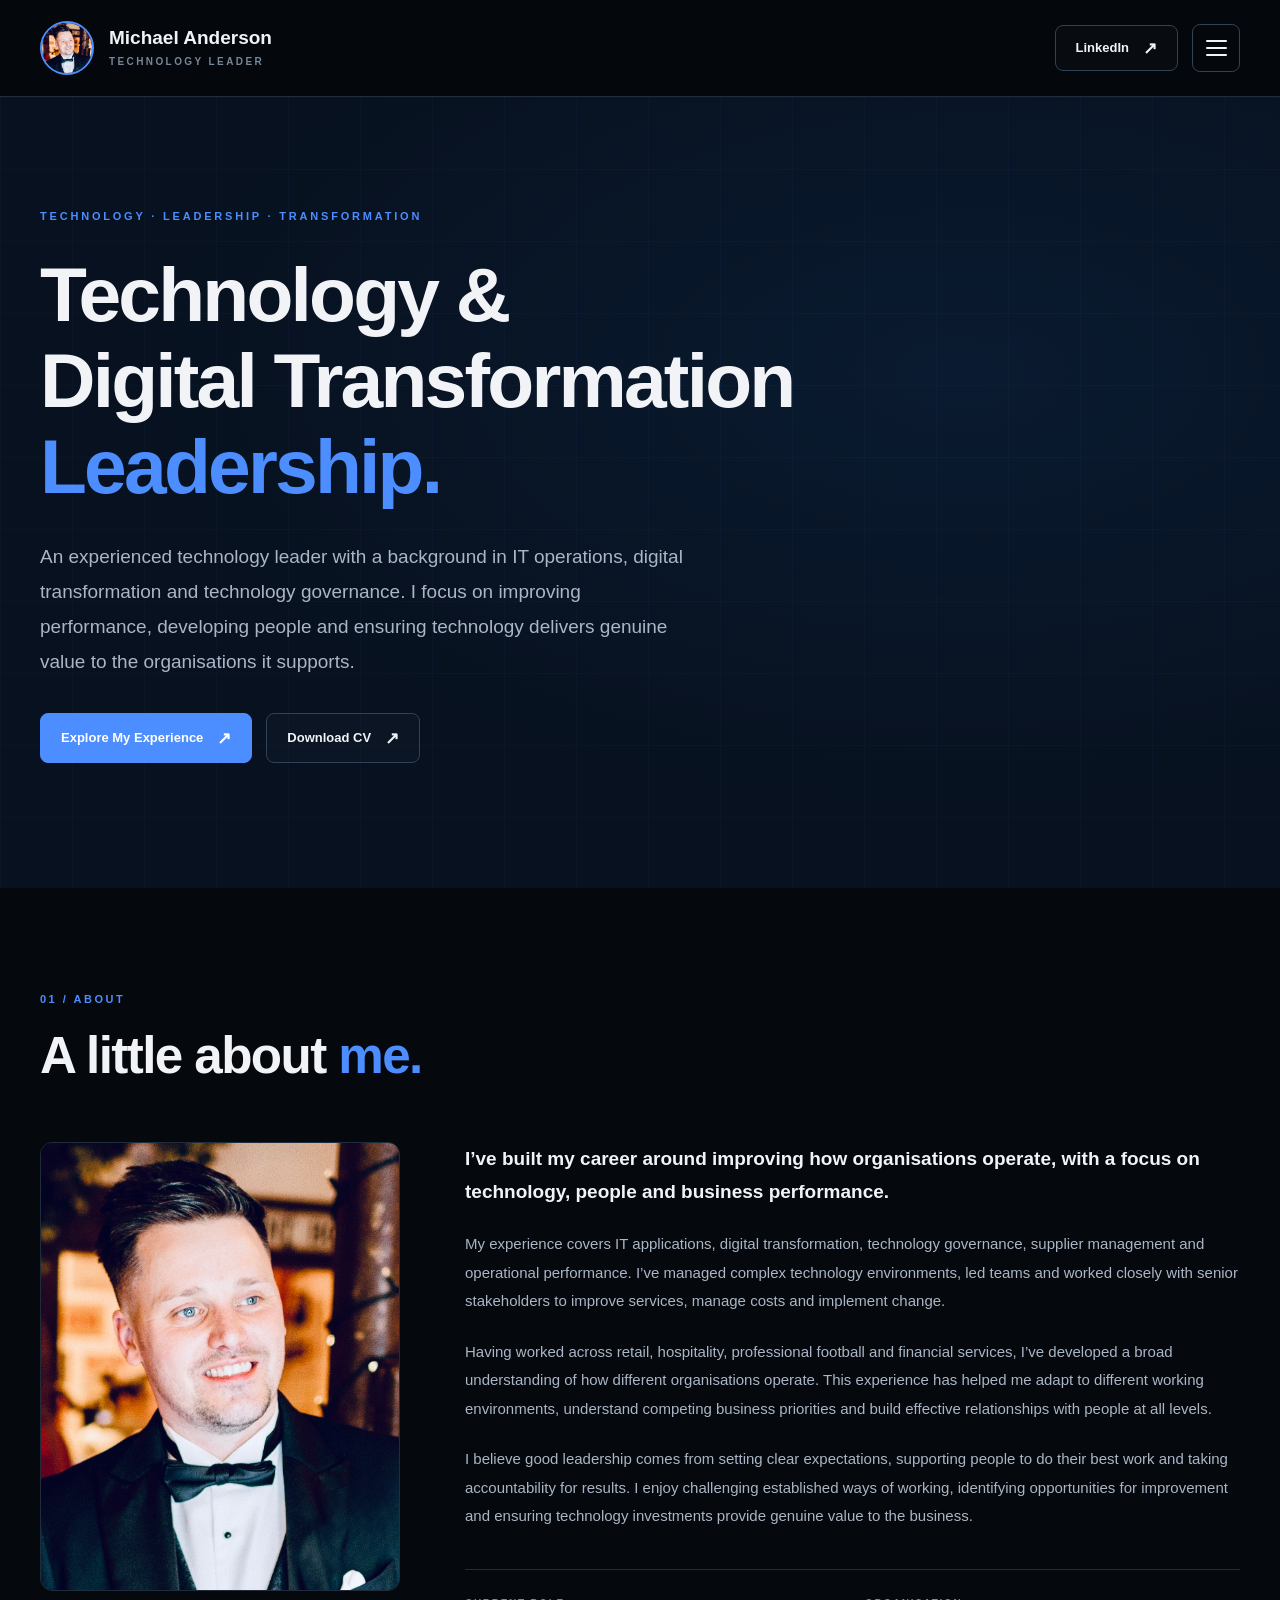
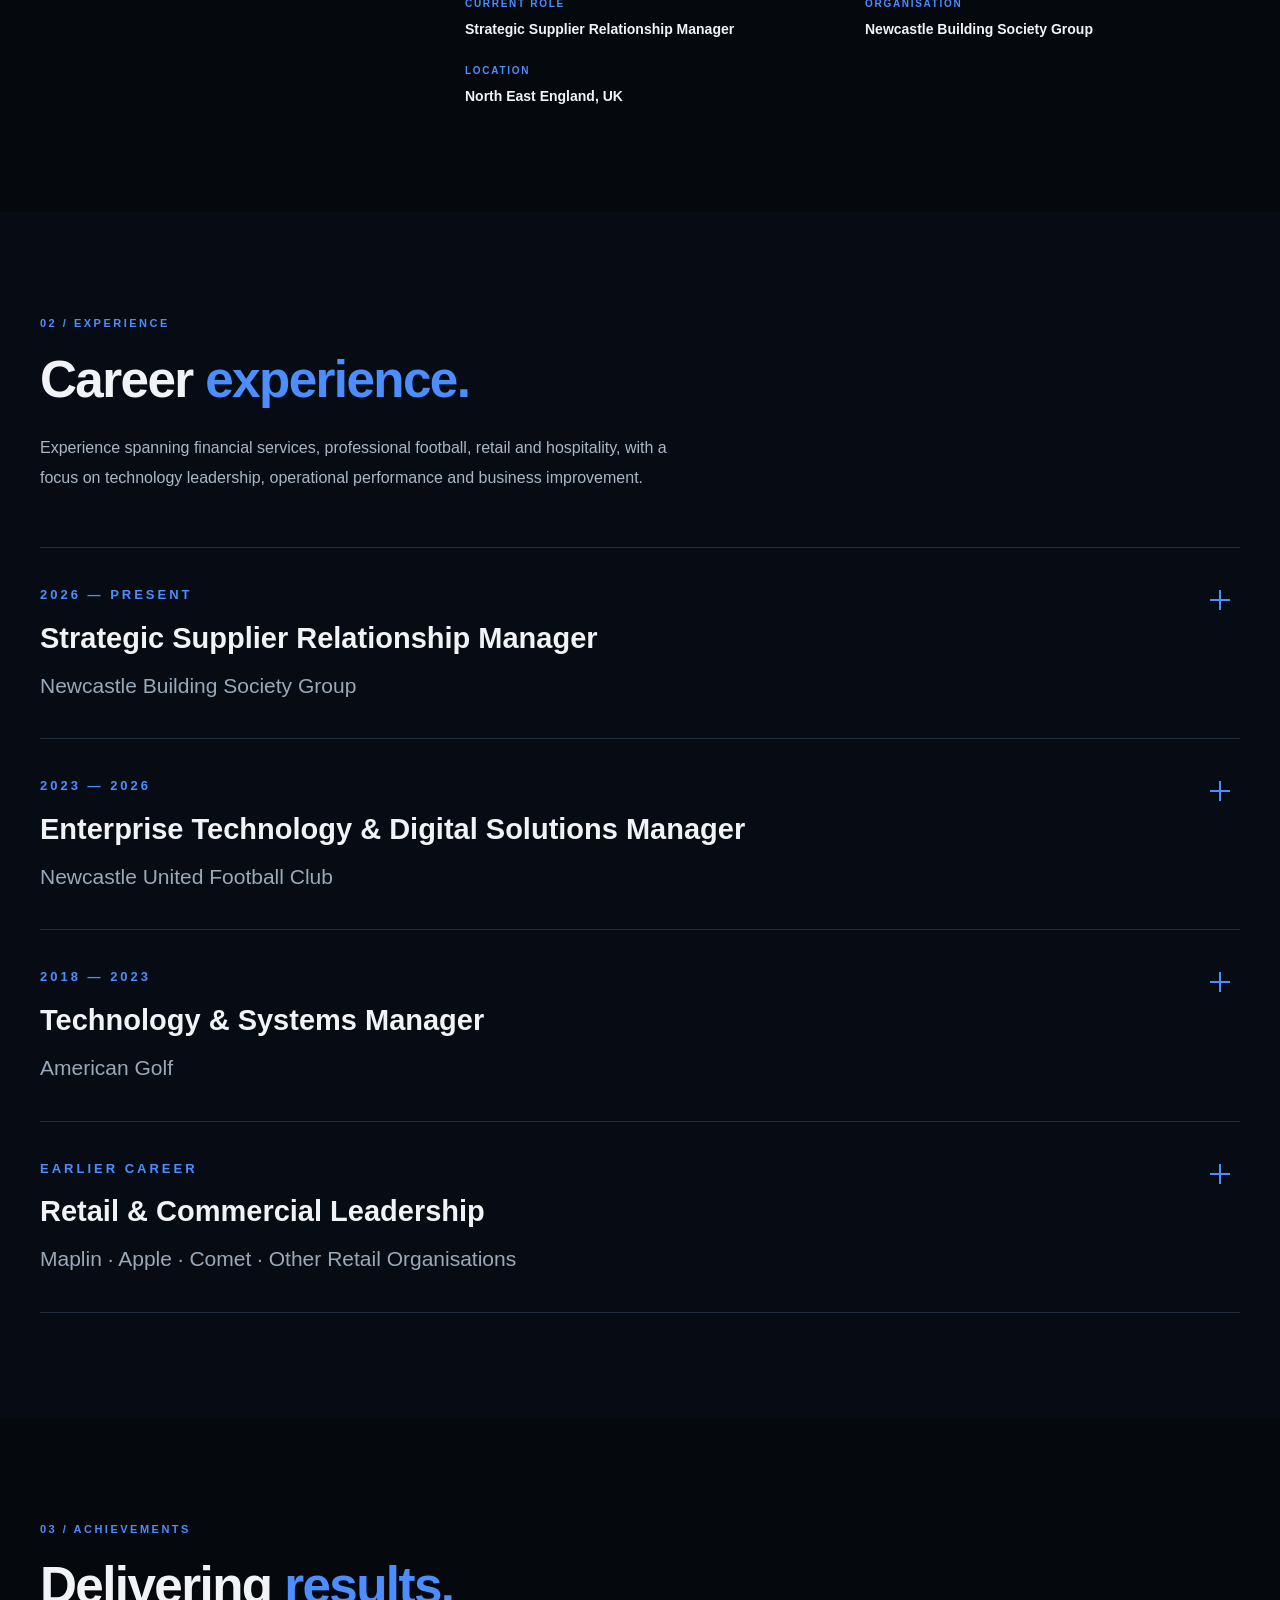
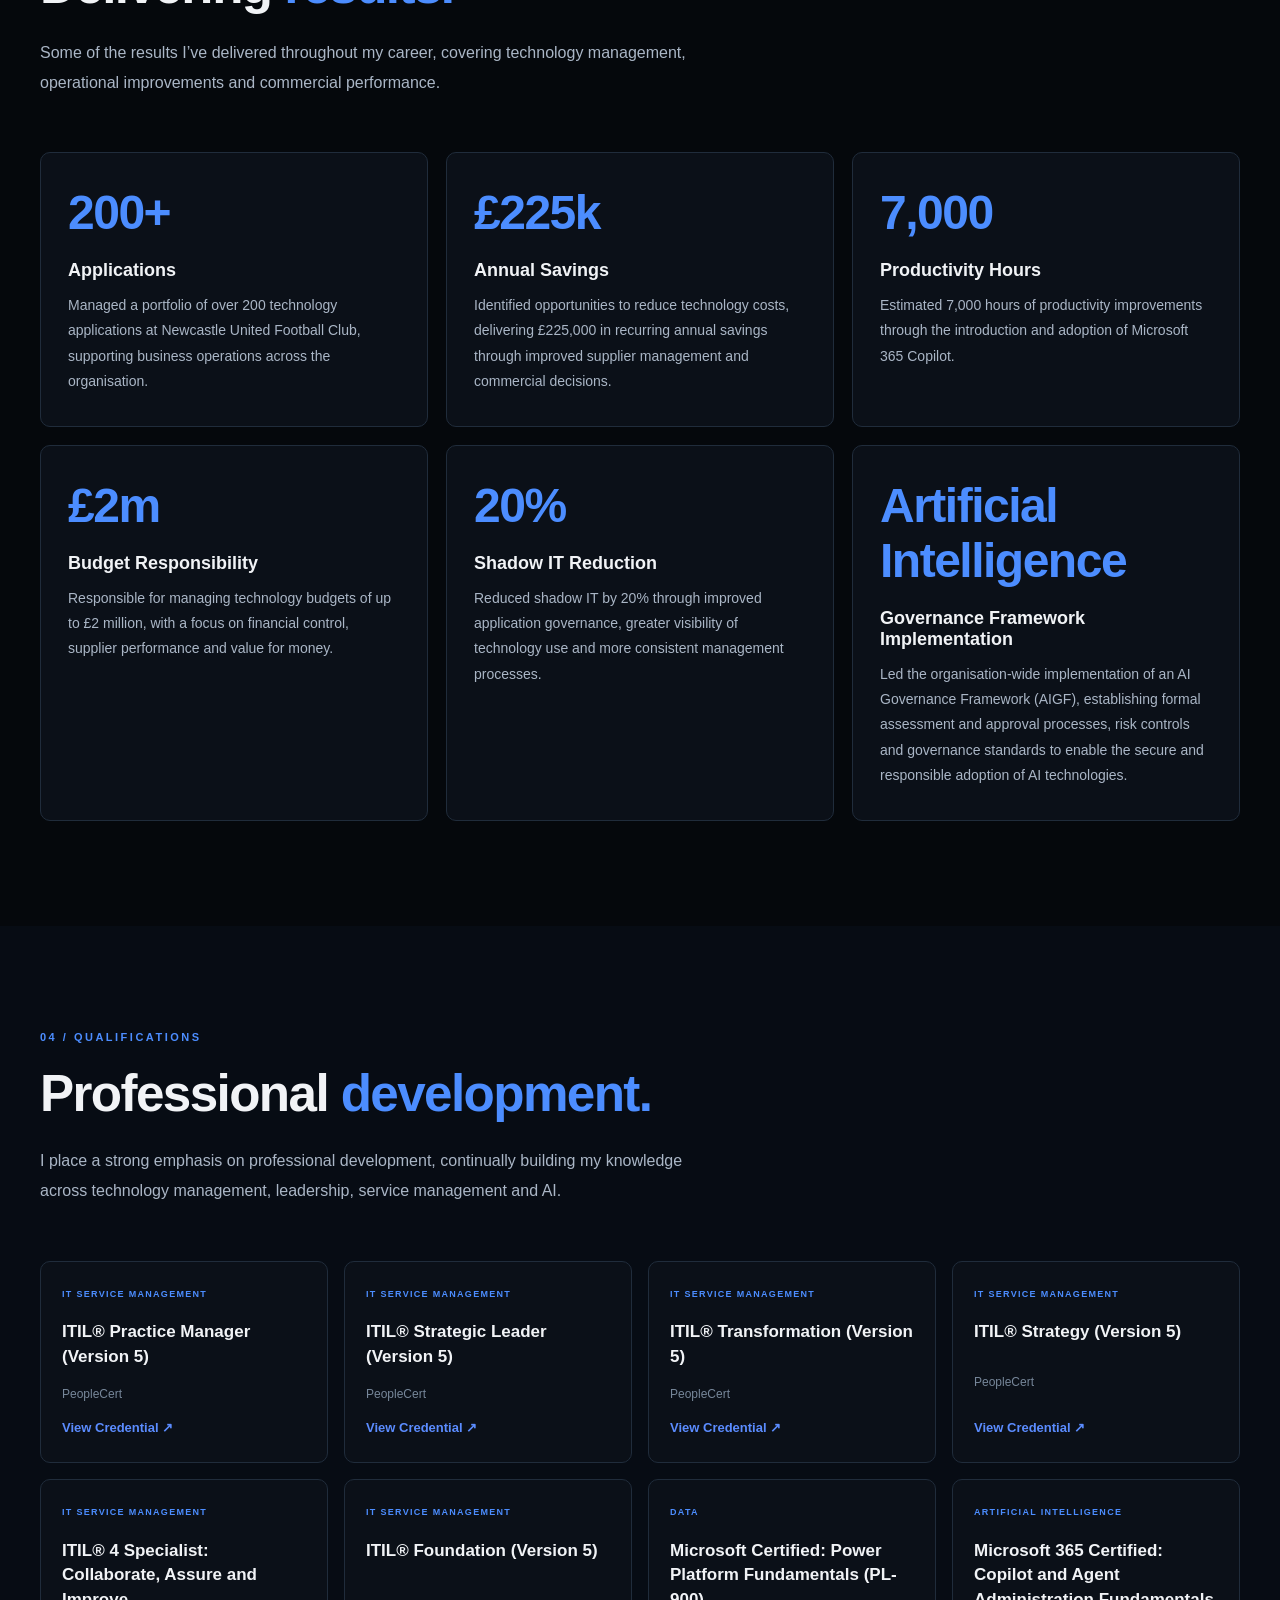
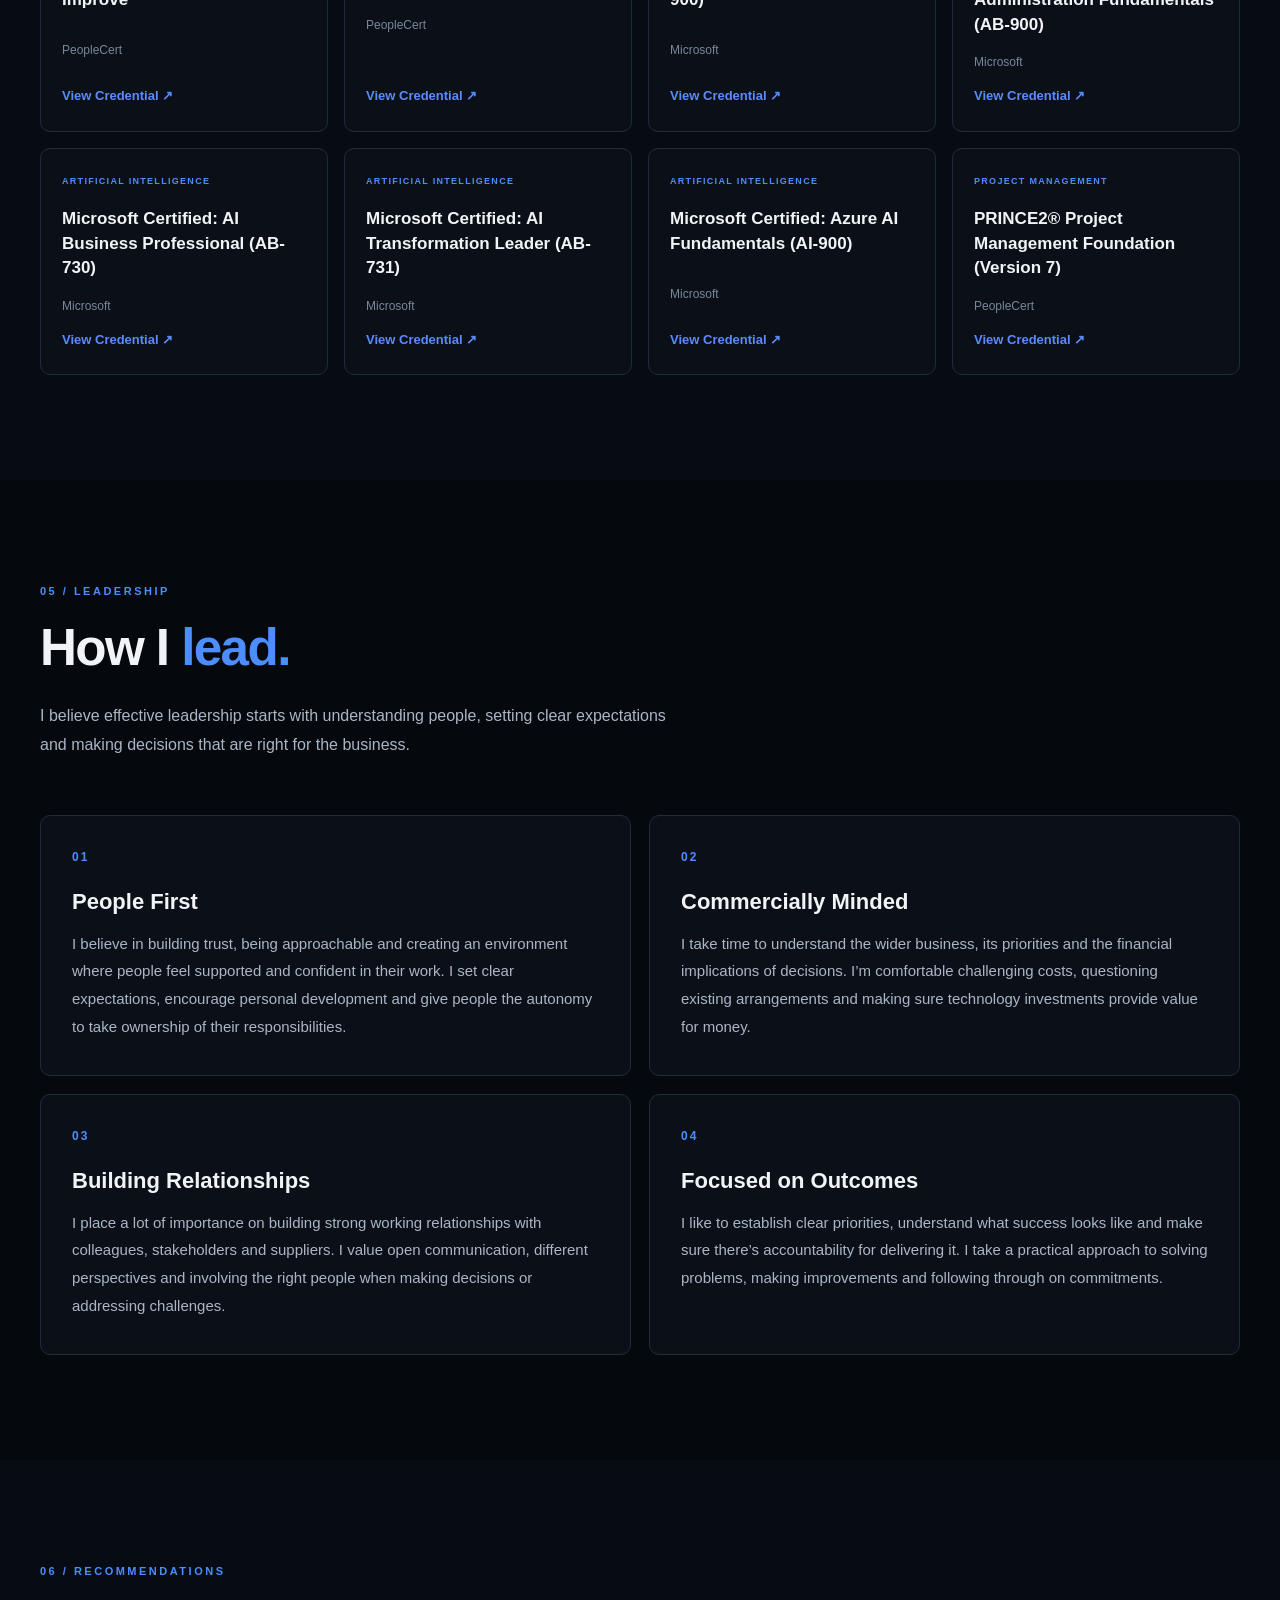
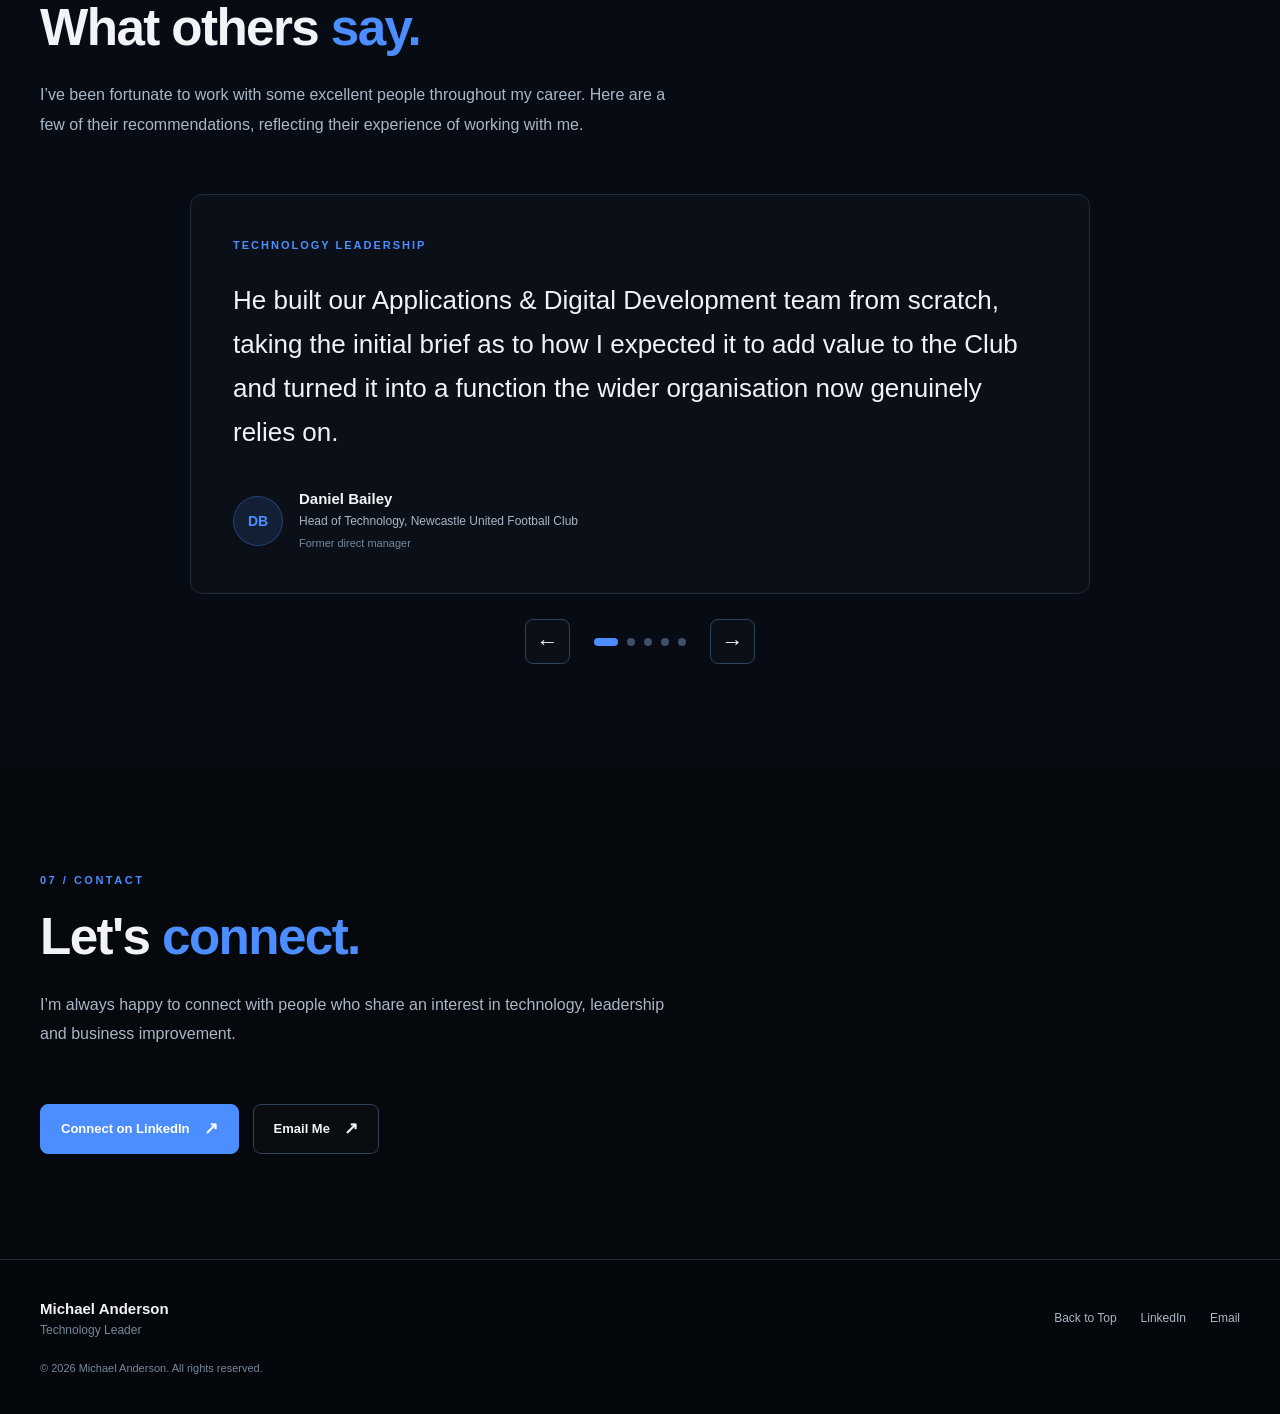
<file: index.html>
<!DOCTYPE html>
<html lang="en-GB">

<head>
  <meta charset="UTF-8">
  <meta name="viewport" content="width=device-width, initial-scale=1.0">

  <meta
    name="description"
    content="Michael Anderson — Strategic Supplier Relationship Manager and technology leader specialising in digital transformation, IT governance, supplier management and business performance."
  >

  <meta name="theme-color" content="#07111f">

  <title>Michael Anderson | Technology Leader</title>

  <link rel="stylesheet" href="styles.css">
</head>

<body>

  <!-- HEADER -->

  <header class="site-header">

    <div class="wrap nav">

      <a class="brand" href="#home">

        <img src="profile.jpg" alt="Michael Anderson">

        <span>
          <strong>Michael Anderson</strong>
          <small>TECHNOLOGY LEADER</small>
        </span>

      </a>

      <div class="nav-actions">

        <a
          class="button outline linkedin"
          href="https://www.linkedin.com/in/michaelanderson90"
          target="_blank"
          rel="noopener noreferrer"
        >
          LinkedIn
          <span class="button-arrow" aria-hidden="true">↗</span>
        </a>

        <button
          class="menu-toggle"
          type="button"
          aria-expanded="false"
          aria-controls="site-menu"
          aria-label="Open navigation menu"
        >
          <span class="hamburger-icon" aria-hidden="true">
            <span></span>
            <span></span>
            <span></span>
          </span>
        </button>

      </div>

    </div>

    <div class="header-line"></div>

  </header>


  <!-- FULL-SCREEN NAVIGATION -->

  <nav
    id="site-menu"
    class="site-menu"
    aria-label="Main navigation"
    hidden
  >

    <div class="menu-inner">

      <div class="menu-top">

        <span class="menu-heading">INDEX</span>

        <button
          class="menu-close"
          type="button"
          aria-label="Close navigation menu"
        >
          <span aria-hidden="true">×</span>
        </button>

      </div>

      <div class="menu-links">

        <a href="#home">
          <span>Home</span>
          <span class="menu-number">00</span>
        </a>

        <a href="#about">
          <span>About</span>
          <span class="menu-number">01</span>
        </a>

        <a href="#experience">
          <span>Experience</span>
          <span class="menu-number">02</span>
        </a>

        <a href="#achievements">
          <span>Achievements</span>
          <span class="menu-number">03</span>
        </a>

        <a href="#qualifications">
          <span>Qualifications</span>
          <span class="menu-number">04</span>
        </a>

        <a href="#leadership">
          <span>Leadership</span>
          <span class="menu-number">05</span>
        </a>

        <a href="#recommendations">
          <span>Recommendations</span>
          <span class="menu-number">06</span>
        </a>

        <a href="#contact">
          <span>Contact</span>
          <span class="menu-number">07</span>
        </a>

      </div>

    </div>

  </nav>


  <main>

    <!-- HOME -->

    <section id="home" class="hero">

      <div class="wrap">

        <div class="hero-content">

          <div class="eyebrow">
            TECHNOLOGY · LEADERSHIP · TRANSFORMATION
          </div>

          <h1>
            Technology &amp;<br>
            Digital Transformation<br>
            <span>Leadership.</span>
          </h1>

          <p class="hero-description">
            An experienced technology leader with a background in IT operations, digital transformation and technology governance. I focus on improving performance, developing people and ensuring technology delivers genuine value to the organisations it supports.
          </p>

          <div class="hero-actions">

            <a class="button primary" href="#about">
              Explore My Experience
              <span class="button-arrow" aria-hidden="true">↗</span>
            </a>

            <a
              class="button outline"
              href="Michael_Anderson_CV.pdf"
              download
            >
              Download CV
              <span class="button-arrow" aria-hidden="true">↗</span>
            </a>

          </div>

        </div>

      </div>

    </section>


    <!-- ABOUT -->

    <section id="about" class="section about-section">

      <div class="wrap">

        <div class="section-heading">

          <span class="section-number">01 / ABOUT</span>

          <h2>
            A little about <span>me.</span>
          </h2>

        </div>

        <div class="about-grid">

          <div class="about-image">

            <img
              src="profile.jpg"
              alt="Portrait of Michael Anderson"
              loading="lazy"
            >

          </div>

          <div class="about-content">

            <p class="lead">
              I’ve built my career around improving how organisations operate, with a focus on technology, people and business performance.
            </p>

            <p>
              My experience covers IT applications, digital transformation, technology governance, supplier management and operational performance. I’ve managed complex technology environments, led teams and worked closely with senior stakeholders to improve services, manage costs and implement change.
            </p>

            <p>
              Having worked across retail, hospitality, professional football and financial services, I’ve developed a broad understanding of how different organisations operate. This experience has helped me adapt to different working environments, understand competing business priorities and build effective relationships with people at all levels.
            </p>

            <p>
              I believe good leadership comes from setting clear expectations, supporting people to do their best work and taking accountability for results. I enjoy challenging established ways of working, identifying opportunities for improvement and ensuring technology investments provide genuine value to the business.
            </p>

            <div class="about-details">

              <div>
                <span class="detail-label">CURRENT ROLE</span>
                <strong>Strategic Supplier Relationship Manager</strong>
              </div>

              <div>
                <span class="detail-label">ORGANISATION</span>
                <strong>Newcastle Building Society Group</strong>
              </div>

              <div>
                <span class="detail-label">LOCATION</span>
                <strong>North East England, UK</strong>
              </div>

            </div>

          </div>

        </div>

      </div>

    </section>


    <!-- EXPERIENCE -->

    <section id="experience" class="section experience-section">

      <div class="wrap">

        <div class="section-heading">

          <span class="section-number">02 / EXPERIENCE</span>

          <h2>
            Career <span>experience.</span>
          </h2>

          <p>
            Experience spanning financial services, professional football, retail and hospitality, with a focus on technology leadership, operational performance and business improvement.
          </p>

        </div>

        <div class="experience-list">

          <!-- NEWCASTLE BUILDING SOCIETY -->

          <details class="experience-item">

            <summary class="experience-summary">

              <span class="experience-date">
                2026 — PRESENT
              </span>

              <span class="experience-content">

                <span class="experience-title">
                  Strategic Supplier Relationship Manager
                </span>

                <span class="experience-company">
                  Newcastle Building Society Group
                </span>

              </span>

              <span
                class="experience-expand-icon"
                aria-hidden="true"
              ></span>

            </summary>

            <div class="experience-expanded">

              <p>Responsible for strategic relationships across 126 technology and data suppliers, including critical and material suppliers. My role covers supplier performance, governance, commercial management and ensuring supplier capabilities support the Society’s technology strategy.</p>

<p><strong>KEY ACHIEVEMENTS</strong></p>

<ul>
  <li>Established the Artificial Intelligence Governance Forum (AIGF), introducing the governance framework and approval processes to support the safe and responsible adoption of AI.</li>

  <li>Led supplier attestation readiness across critical and important technology suppliers, increasing compliance evidence coverage by up to 38%.</li>

  <li>Developed a governance framework for consumption-based technology services, improving financial oversight, forecasting and risk management.</li>
</ul>

<p><strong>KEY RESPONSIBILITIES</strong></p>

<ul>
  <li>Lead and develop a team responsible for managing strategic supplier relationships.</li>

  <li>Oversee supplier performance, contractual obligations, governance and risk management.</li>

  <li>Support contract negotiations, commercial reviews and supplier lifecycle management.</li>

  <li>Monitor supplier expenditure, ensuring effective financial control and value for money.</li>

  <li>Work with technology leaders and suppliers to align capabilities, roadmaps and investment with business priorities.</li>
</ul>

            </div>

          </details>


          <!-- NEWCASTLE UNITED -->

          <details class="experience-item">

            <summary class="experience-summary">

              <span class="experience-date">
                2023 — 2026
              </span>

              <span class="experience-content">

                <span class="experience-title">
                  Enterprise Technology &amp; Digital Solutions Manager
                </span>

                <span class="experience-company">
                  Newcastle United Football Club
                </span>

              </span>

              <span
                class="experience-expand-icon"
                aria-hidden="true"
              ></span>

            </summary>

            <div class="experience-expanded">

              <p>Led the Enterprise Technology and Digital Services function at Newcastle United Football Club, managing a portfolio of over 200 applications and a team of six. Responsible for technology governance, digital transformation, supplier management and supporting business leaders with technology decisions across the club.</p>

<p><strong>KEY ACHIEVEMENTS</strong></p>

<ul>
  <li>Improved operational resilience through stronger governance, risk management and compliance across more than 200 applications.</li>

  <li>Led the adoption of Microsoft Copilot, delivering an estimated 7,000 hours of productivity gains through AI and automation.</li>

  <li>Introduced digital workflows using Power Automate, improving operational efficiency and reducing manual processes.</li>

  <li>Managed a £2 million technology budget, working with finance teams to maintain financial control and support investment decisions.</li>

  <li>Strengthened supplier management, optimised contracts and introduced controls to reduce shadow IT and technology duplication.</li>
</ul>

<p><strong>KEY RESPONSIBILITIES</strong></p>

<ul>
  <li>Led and developed a team of six, providing direction across enterprise applications, digital development and automation.</li>

  <li>Managed the enterprise application portfolio, overseeing governance, security, risk and service reliability.</li>

  <li>Worked closely with directors and senior stakeholders to support technology planning, investment and business priorities.</li>

  <li>Led digital transformation initiatives, including AI adoption, automation and the assessment of emerging technologies.</li>

  <li>Managed technology suppliers, contracts and renewals, ensuring service performance and value for money.</li>
</ul>
              

            </div>

          </details>


          <!-- AMERICAN GOLF -->

          <details class="experience-item">

            <summary class="experience-summary">

              <span class="experience-date">
                2018 — 2023
              </span>

              <span class="experience-content">

                <span class="experience-title">
                  Technology &amp; Systems Manager
                </span>

                <span class="experience-company">
                  American Golf
                </span>

              </span>

              <span
                class="experience-expand-icon"
                aria-hidden="true"
              ></span>

            </summary>

            <div class="experience-expanded">

              
                <p>Managed technology and systems across American Golf's leisure and hospitality division, supporting golf courses, adventure golf, academies and food and beverage operations. Responsible for system procurement, implementation and operational improvements across six sites.</p>

<p><strong>KEY ACHIEVEMENTS</strong></p>

<ul>
  <li>Led the procurement and implementation of leisure and hospitality systems across six sites, improving operational consistency.</li>

  <li>Delivered successful EPOS and booking platform rollouts, supporting high-volume leisure and hospitality operations.</li>

  <li>Supported new site launches through structured system onboarding, staff training and go-live coordination.</li>

  <li>Improved operational reporting and decision-making through more consistent data and standardised processes.</li>

  <li>Reduced operational inefficiencies by aligning systems and processes across different leisure and hospitality environments.</li>
</ul>

<p><strong>KEY RESPONSIBILITIES</strong></p>

<ul>
  <li>Managed technology systems across multiple sites, including EPOS, bookings, inventory, menu management and compliance.</li>

  <li>Led system procurement, implementation and integration projects to support operational and commercial objectives.</li>

  <li>Coordinated multiple technology projects, working closely with operational teams, stakeholders and external suppliers.</li>

  <li>Supported new site openings through system configuration, implementation, staff training and on-site support.</li>

  <li>Analysed operational performance and reviewed business processes to identify opportunities for improvement.</li>
</ul>

            </div>

          </details>


          
          <!-- EARLIER CAREER -->

          <details class="experience-item">

            <summary class="experience-summary">

              <span class="experience-date">
                EARLIER CAREER
              </span>

              <span class="experience-content">

                <span class="experience-title">
                  Retail &amp; Commercial Leadership
                </span>

                <span class="experience-company">
                  Maplin · Apple · Comet · Other Retail Organisations
                </span>

              </span>

              <span
                class="experience-expand-icon"
                aria-hidden="true"
              ></span>

            </summary>

            <div class="experience-expanded">

              <p>Built a strong foundation in commercial management, operational performance and people leadership through management and customer-facing roles across national retail organisations, including Maplin and an Apple Premium Reseller.</p>
<ul>
  <li>Progressed into store management, leading teams of up to 15 people across busy retail environments.</li>
  <li>Managed day-to-day operations, sales performance, profitability and customer service standards.</li>
  <li>Developed and supported colleagues through coaching, performance management and operational leadership.</li>
  <li>Built commercial experience through sales management, customer relationships and business performance improvement.</li>
</ul>

            </div>

          </details>

        </div>

      </div>

    </section>


    <!-- ACHIEVEMENTS -->

    <section id="achievements" class="section achievements-section">

      <div class="wrap">

        <div class="section-heading">

          <span class="section-number">03 / ACHIEVEMENTS</span>

          <h2>
            Delivering <span>results.</span>
          </h2>

          <p>
            Some of the results I’ve delivered throughout my career, covering technology management, operational improvements and commercial performance.
          </p>

        </div>

        <div class="achievements-grid">

          <div class="achievement-card">
            <strong>200+</strong>
            <h3>Applications</h3>
            <p>
              Managed a portfolio of over 200 technology applications at Newcastle United Football Club, supporting business operations across the organisation.
            </p>
          </div>

          <div class="achievement-card">
            <strong>£225k</strong>
            <h3>Annual Savings</h3>
            <p>
              Identified opportunities to reduce technology costs, delivering £225,000 in recurring annual savings through improved supplier management and commercial decisions.
            </p>
          </div>

          <div class="achievement-card">
            <strong>7,000</strong>
            <h3>Productivity Hours</h3>
            <p>
              Estimated 7,000 hours of productivity improvements through the introduction and adoption of Microsoft 365 Copilot.
            </p>
          </div>

          <div class="achievement-card">
            <strong>£2m</strong>
            <h3>Budget Responsibility</h3>
            <p>
              Responsible for managing technology budgets of up to £2 million, with a focus on financial control, supplier performance and value for money.
            </p>
          </div>

          <div class="achievement-card">
            <strong>20%</strong>
            <h3>Shadow IT Reduction</h3>
            <p>
              Reduced shadow IT by 20% through improved application governance, greater visibility of technology use and more consistent management processes.
            </p>
          </div>

          <div class="achievement-card">
            <strong>Artificial Intelligence</strong>
            <h3>Governance Framework Implementation</h3>
            <p>
              Led the organisation-wide implementation of an AI Governance Framework (AIGF), establishing formal assessment and approval processes, risk controls and governance standards to enable the secure and responsible adoption of AI technologies.
            </p>
          </div>

        </div>

      </div>

    </section>


    <!-- QUALIFICATIONS -->

    <section id="qualifications" class="section qualifications-section">

      <div class="wrap">

        <div class="section-heading">

          <span class="section-number">04 / QUALIFICATIONS</span>

          <h2>
            Professional <span>development.</span>
          </h2>

          <p>
            I place a strong emphasis on professional development, continually building my knowledge across technology management, leadership, service management and AI.
          </p>

        </div>

       <div class="qualifications-grid">

  <div class="qualification-card">
    <span>IT SERVICE MANAGEMENT</span>
    <h3>ITIL® Practice Manager (Version 5)</h3>
    <p>PeopleCert</p>
    <a href="https://badges.peoplecert.org/Badge/en/3/3DCE7205-7753-4098-B775-9C4CD5B55782" class="credential-link" target="_blank" rel="noopener noreferrer">
      View Credential ↗
    </a>
  </div>

  <div class="qualification-card">
    <span>IT SERVICE MANAGEMENT</span>
    <h3>ITIL® Strategic Leader (Version 5)</h3>
    <p>PeopleCert</p>
    <a href="YOUR-CREDENTIAL-URL" class="credential-link" target="_blank" rel="noopener noreferrer">
      View Credential ↗
    </a>
  </div>

  <div class="qualification-card">
    <span>IT SERVICE MANAGEMENT</span>
    <h3>ITIL® Transformation (Version 5)</h3>
    <p>PeopleCert</p>
    <a href="https://badges.peoplecert.org/Badge/en/3/6A83DF3A-8443-4ED5-A5F8-6E545F950298" class="credential-link" target="_blank" rel="noopener noreferrer">
      View Credential ↗
    </a>
  </div>

  <div class="qualification-card">
    <span>IT SERVICE MANAGEMENT</span>
    <h3>ITIL® Strategy (Version 5)</h3>
    <p>PeopleCert</p>
    <a href="YOUR-CREDENTIAL-URL" class="credential-link" target="_blank" rel="noopener noreferrer">
      View Credential ↗
    </a>
  </div>

  <div class="qualification-card">
    <span>IT SERVICE MANAGEMENT</span>
    <h3>ITIL® 4 Specialist: Collaborate, Assure and Improve</h3>
    <p>PeopleCert</p>
    <a href="https://badges.peoplecert.org/Badge/en/3/BEF170B9-5EA6-4D79-BCB0-5E3477164C80" class="credential-link" target="_blank" rel="noopener noreferrer">
      View Credential ↗
    </a>
  </div>

  <div class="qualification-card">
    <span>IT SERVICE MANAGEMENT</span>
    <h3>ITIL® Foundation (Version 5)</h3>
    <p>PeopleCert</p>
    <a href="https://badges.peoplecert.org/Badge/en/A8B9BD02-1004-4F8D-A593-D984EDEC7EE0" class="credential-link" target="_blank" rel="noopener noreferrer">
      View Credential ↗
    </a>
  </div>

  <div class="qualification-card">
    <span>DATA</span>
    <h3>Microsoft Certified: Power Platform Fundamentals (PL-900)</h3>
    <p>Microsoft</p>
    <a href="https://learn.microsoft.com/api/credentials/share/en-gb/MichaelAnderson-6269/BFEDC9DD17BF6ACC?sharingId=38F2AC8A719E30D6" class="credential-link" target="_blank" rel="noopener noreferrer">
      View Credential ↗
    </a>
  </div>

  <div class="qualification-card">
    <span>ARTIFICIAL INTELLIGENCE</span>
    <h3>Microsoft 365 Certified: Copilot and Agent Administration Fundamentals (AB-900)</h3>
    <p>Microsoft</p>
    <a href="https://learn.microsoft.com/api/credentials/share/en-us/MichaelAnderson-6269/26B4364D68E5C0F2?sharingId=38F2AC8A719E30D6" class="credential-link" target="_blank" rel="noopener noreferrer">
      View Credential ↗
    </a>
  </div>

  <div class="qualification-card">
    <span>ARTIFICIAL INTELLIGENCE</span>
    <h3>Microsoft Certified: AI Business Professional (AB-730)</h3>
    <p>Microsoft</p>
    <a href="https://learn.microsoft.com/api/credentials/share/en-gb/MichaelAnderson-6269/A1ADE7EAE708489E?sharingId=38F2AC8A719E30D6" class="credential-link" target="_blank" rel="noopener noreferrer">
      View Credential ↗
    </a>
  </div>

  <div class="qualification-card">
    <span>ARTIFICIAL INTELLIGENCE</span>
    <h3>Microsoft Certified: AI Transformation Leader (AB-731)</h3>
    <p>Microsoft</p>
    <a href="https://learn.microsoft.com/api/credentials/share/en-gb/MichaelAnderson-6269/B629C49A40FCE537?sharingId=38F2AC8A719E30D6" class="credential-link" target="_blank" rel="noopener noreferrer">
      View Credential ↗
    </a>
  </div>

  <div class="qualification-card">
    <span>ARTIFICIAL INTELLIGENCE</span>
    <h3>Microsoft Certified: Azure AI Fundamentals (AI-900)</h3>
    <p>Microsoft</p>
    <a href="https://learn.microsoft.com/api/credentials/share/en-us/MichaelAnderson-6269/A9BA016944BF2C95?sharingId=38F2AC8A719E30D6" class="credential-link" target="_blank" rel="noopener noreferrer">
      View Credential ↗
    </a>
  </div>

  <div class="qualification-card">
    <span>PROJECT MANAGEMENT</span>
    <h3>PRINCE2® Project Management Foundation (Version 7)</h3>
    <p>PeopleCert</p>
    <a href="https://badges.peoplecert.org/Badge/en/4A940519-5756-40DB-9257-B2B30ED8D1B5" class="credential-link" target="_blank" rel="noopener noreferrer">
      View Credential ↗
    </a>
  </div>

</div>

      </div>

    </section>


    <!-- LEADERSHIP -->

    <section id="leadership" class="section leadership-section">

      <div class="wrap">

        <div class="section-heading">

          <span class="section-number">05 / LEADERSHIP</span>

          <h2>
            How I <span>lead.</span>
          </h2>

          <p>
            I believe effective leadership starts with understanding people, setting clear expectations and making decisions that are right for the business.
          </p>

        </div>

        <div class="leadership-grid">

          <article class="leadership-card">
            <span class="leadership-number">01</span>
            <h3>People First</h3>
            <p>
              I believe in building trust, being approachable and creating an environment where people feel supported and confident in their work. I set clear expectations, encourage personal development and give people the autonomy to take ownership of their responsibilities.
            </p>
          </article>

          <article class="leadership-card">
            <span class="leadership-number">02</span>
            <h3>Commercially Minded</h3>
            <p>
              I take time to understand the wider business, its priorities and the financial implications of decisions. I’m comfortable challenging costs, questioning existing arrangements and making sure technology investments provide value for money.
            </p>
          </article>

          <article class="leadership-card">
            <span class="leadership-number">03</span>
            <h3>Building Relationships</h3>
            <p>
              I place a lot of importance on building strong working relationships with colleagues, stakeholders and suppliers. I value open communication, different perspectives and involving the right people when making decisions or addressing challenges.
            </p>
          </article>

          <article class="leadership-card">
            <span class="leadership-number">04</span>
            <h3>Focused on Outcomes</h3>
            <p>
              I like to establish clear priorities, understand what success looks like and make sure there’s accountability for delivering it. I take a practical approach to solving problems, making improvements and following through on commitments.
            </p>
          </article>

        </div>

      </div>

    </section>


    <!-- RECOMMENDATIONS -->

    <section
      id="recommendations"
      class="section recommendations-section"
    >

      <div class="wrap">

        <div class="section-heading">

          <span class="section-number">
            06 / RECOMMENDATIONS
          </span>

          <h2>
            What others <span>say.</span>
          </h2>

          <p>
            I’ve been fortunate to work with some excellent people throughout my career. Here are a few of their recommendations, reflecting their experience of working with me.
          </p>

        </div>

        <div class="recommendations-container">

          <article class="recommendation-card">

            <span class="quote-category">
              TECHNOLOGY LEADERSHIP
            </span>

            <blockquote id="quote-text">
              Michael built our Enterprise Technology &amp; Digital
              Solutions team from scratch, taking
              the initial brief as to how I expected
              it to add value to the Club and turned
              it into a function the wider organisation
              now genuinely relies on.
            </blockquote>

            <div class="quote-person">

              <div
                class="quote-avatar"
                id="quote-initials"
                aria-hidden="true"
              >
                DB
              </div>

              <div class="quote-person-details">

                <strong id="quote-name">
                  Daniel Bailey
                </strong>

                <span id="quote-role">
                  Head of Technology,
                  Newcastle United Football Club
                </span>

                <small id="quote-relationship">
                  Former direct manager
                </small>

              </div>

            </div>

          </article>

          <div class="carousel-controls">

            <button
              id="prev-quote"
              class="carousel-arrow"
              type="button"
              aria-label="Previous recommendation"
            >
              <span aria-hidden="true">←</span>
            </button>

            <div
              id="quote-dots"
              class="carousel-dots"
              aria-label="Recommendation navigation"
            ></div>

            <button
              id="next-quote"
              class="carousel-arrow"
              type="button"
              aria-label="Next recommendation"
            >
              <span aria-hidden="true">→</span>
            </button>

          </div>

        </div>

      </div>

    </section>


    <!-- CONTACT -->

    <section id="contact" class="section contact-section">

      <div class="wrap">

        <div class="section-heading">

          <span class="section-number">
            07 / CONTACT
          </span>

          <h2>
            Let's <span>connect.</span>
          </h2>

          <p>
            I’m always happy to connect with people who share an interest in technology, leadership and business improvement.
          </p>

        </div>

        <div class="contact-content">

          <div class="contact-actions">

            <a
              class="button primary"
              href="https://www.linkedin.com/in/michaelanderson90"
              target="_blank"
              rel="noopener noreferrer"
            >
              Connect on LinkedIn
              <span class="button-arrow" aria-hidden="true">↗</span>
            </a>

            <a
              class="button outline"
              href="mailto:m.anderson90@icloud.com"
            >
              Email Me
              <span class="button-arrow" aria-hidden="true">↗</span>
            </a>

          </div>

        

        </div>

      </div>

    </section>

  </main>


  <!-- FOOTER -->

  <footer class="site-footer">

    <div class="wrap footer-content">

      <div class="footer-brand">

        <strong>Michael Anderson</strong>

        <span>
          Technology Leader
        </span>

      </div>

      <div class="footer-links">

        <a href="#home">
          Back to Top
        </a>

        <a
          href="https://www.linkedin.com/in/michaelanderson90"
          target="_blank"
          rel="noopener noreferrer"
        >
          LinkedIn
        </a>

        <a href="mailto:m.anderson90@icloud.com">
          Email
        </a>

      </div>

      <p class="footer-copyright">
        &copy; 2026 Michael Anderson.
        All rights reserved.
      </p>

    </div>

  </footer>

  <script src="script.js" defer></script>

</body>
</html>
</file>
<file: styles.css>
/* =========================================
   MICHAEL ANDERSON
   TECHNOLOGY LEADERSHIP PORTFOLIO
========================================= */

:root {
  color-scheme: dark;

  --bg: #05080c;
  --panel: #0b1018;
  --panel-soft: #0d1725;

  --border: #202c3b;
  --border-strong: #304258;

  --blue: #4c8dff;
  --blue-light: #80b2ff;

  --text: #f1f3f6;
  --text-muted: #aab6c6;
  --text-soft: #77879a;

  --max-width: 1200px;
  --header-height: 96px;
}

/* RESET */

* {
  box-sizing: border-box;
}

html {
  scroll-behavior: smooth;
  scroll-padding-top: 110px;
}

body {
  margin: 0;
  background: var(--bg);
  color: var(--text);
  font-family:
    -apple-system,
    BlinkMacSystemFont,
    "Segoe UI",
    Roboto,
    Helvetica,
    Arial,
    sans-serif;
  -webkit-font-smoothing: antialiased;
}

body.menu-open {
  overflow: hidden;
}

[hidden] {
  display: none !important;
}

a {
  color: inherit;
  text-decoration: none;
}

button {
  font: inherit;
}

img {
  max-width: 100%;
  display: block;
}

.wrap {
  width: min(
    calc(100% - 48px),
    var(--max-width)
  );
  margin-inline: auto;
}

::selection {
  background: var(--blue);
  color: #fff;
}

/* =========================================
   BUTTONS
========================================= */

.button {
  display: inline-flex;
  align-items: center;
  justify-content: center;
  gap: 14px;

  min-height: 50px;
  padding: 13px 20px;

  border: 1px solid var(--border-strong);
  border-radius: 8px;

  font-size: 13px;
  font-weight: 650;
  line-height: 1.4;

  transition:
    background 0.2s ease,
    border-color 0.2s ease,
    transform 0.2s ease;
}

.button:hover {
  transform: translateY(-2px);
}

.button.primary {
  background: var(--blue);
  border-color: var(--blue);
  color: #fff;
}

.button.primary:hover {
  background: #3679ec;
}

.button.outline {
  background: rgba(255, 255, 255, 0.015);
}

.button.outline:hover {
  border-color: var(--blue);
  background: rgba(76, 141, 255, 0.08);
}

.button-arrow {
  display: inline-block;
  font-size: 17px;
  line-height: 1;
}

/* =========================================
   HEADER
========================================= */

.site-header {
  position: sticky;
  top: 0;
  z-index: 1000;

  background: rgba(5, 8, 12, 0.96);
  backdrop-filter: blur(18px);
  -webkit-backdrop-filter: blur(18px);
}

.nav {
  display: flex;
  align-items: center;
  justify-content: space-between;
  gap: 20px;

  min-height: var(--header-height);
}

.brand {
  display: inline-flex;
  align-items: center;
  gap: 15px;
  min-width: 0;
}

.brand img {
  width: 54px;
  height: 54px;
  object-fit: cover;

  border: 2px solid var(--blue);
  border-radius: 50%;
}

.brand > span {
  display: flex;
  flex-direction: column;
  gap: 5px;
  min-width: 0;
}

.brand strong {
  color: var(--text);
  font-size: 19px;
  font-weight: 750;
  line-height: 1.2;
}

.brand small {
  color: var(--text-soft);
  font-size: 10px;
  font-weight: 700;
  letter-spacing: 2.4px;
  line-height: 1.5;
}

.nav-actions {
  display: flex;
  align-items: center;
  gap: 14px;
}

.nav-actions .linkedin {
  min-height: 46px;
}

/* HAMBURGER */

.menu-toggle {
  display: flex;
  align-items: center;
  justify-content: center;

  width: 48px;
  height: 48px;

  padding: 0;

  background: transparent;
  border: 1px solid var(--border-strong);
  border-radius: 8px;

  cursor: pointer;
}

.menu-toggle:hover {
  border-color: var(--blue);
}

.hamburger-icon {
  display: flex;
  flex-direction: column;
  justify-content: center;
  gap: 5px;

  width: 21px;
}

.hamburger-icon span {
  display: block;
  width: 100%;
  height: 2px;

  background: var(--text);
  border-radius: 2px;
}

.header-line {
  height: 1px;
  background: var(--border);
}

/* =========================================
   FULL-SCREEN MENU
========================================= */

.site-menu {
  position: fixed;
  inset: 0;

  width: 100%;
  height: 100vh;
  height: 100dvh;

  z-index: 9999;

  overflow-y: auto;

  background: #050a12;
}

.menu-inner {
  width: min(
    calc(100% - 48px),
    1000px
  );

  margin-inline: auto;
  padding: 32px 0 70px;
}

.menu-top {
  display: flex;
  align-items: center;
  justify-content: space-between;

  margin-bottom: 35px;
  padding-bottom: 22px;

  border-bottom: 1px solid var(--border);
}

.menu-heading {
  color: var(--blue);
  font-size: 12px;
  font-weight: 750;
  letter-spacing: 3px;
}

.menu-close {
  display: flex;
  align-items: center;
  justify-content: center;

  width: 48px;
  height: 48px;

  background: transparent;
  color: var(--text);

  border: 1px solid var(--border-strong);
  border-radius: 8px;

  font-size: 30px;
  cursor: pointer;
}

.menu-links {
  display: flex;
  flex-direction: column;
}

.menu-links a {
  display: flex;
  align-items: center;
  justify-content: space-between;
  gap: 20px;

  padding: 19px 0;

  border-bottom: 1px solid var(--border);

  font-size: clamp(24px, 5vw, 45px);
  font-weight: 700;

  transition: color 0.2s ease;
}

.menu-links a:hover {
  color: var(--blue);
}

.menu-number {
  color: var(--blue);
  font-size: 12px;
  font-weight: 700;
  letter-spacing: 2px;
}

/* =========================================
   HERO
========================================= */

.hero {
  position: relative;

  display: flex;
  align-items: center;

  min-height: 620px;
  padding: 110px 0 125px;

  overflow: hidden;

  background:
    linear-gradient(
      rgba(76, 141, 255, 0.035) 1px,
      transparent 1px
    ),
    linear-gradient(
      90deg,
      rgba(76, 141, 255, 0.035) 1px,
      transparent 1px
    ),
    radial-gradient(
      ellipse at 75% 35%,
      rgba(22, 69, 125, 0.18),
      transparent 60%
    ),
    #07111f;

  background-size:
    72px 72px,
    72px 72px,
    auto,
    auto;
}

.hero-content {
  position: relative;
  z-index: 1;
  max-width: 920px;
}

.eyebrow {
  margin-bottom: 25px;

  color: var(--blue);
  font-size: 11px;
  font-weight: 750;
  letter-spacing: 2.8px;
  line-height: 1.7;
}

.hero h1 {
  margin: 0;

  color: var(--text);
  font-size: clamp(44px, 6vw, 82px);
  font-weight: 800;
  letter-spacing: -2.8px;
  line-height: 1.12;
}

.hero h1 span {
  color: var(--blue);
}

.hero-description {
  max-width: 650px;
  margin: 30px 0 0;

  color: var(--text-muted);
  font-size: clamp(16px, 1.8vw, 19px);
  line-height: 1.85;
}

.hero-actions {
  display: flex;
  flex-wrap: wrap;
  gap: 14px;

  margin-top: 34px;
}

/* =========================================
   GENERAL SECTIONS
========================================= */

.section {
  padding: 105px 0;
}

.section-heading {
  max-width: 780px;
  margin-bottom: 55px;
}

.section-number {
  display: block;
  margin-bottom: 20px;

  color: var(--blue);
  font-size: 11px;
  font-weight: 750;
  letter-spacing: 2.5px;
}

.section-heading h2 {
  margin: 0;

  font-size: clamp(35px, 4vw, 55px);
  font-weight: 800;
  letter-spacing: -1.6px;
  line-height: 1.2;
}

.section-heading h2 span {
  color: var(--blue);
}

.section-heading > p {
  max-width: 650px;
  margin: 22px 0 0;

  color: var(--text-muted);
  font-size: 16px;
  line-height: 1.85;
}

/* =========================================
   ABOUT
========================================= */

.about-section {
  background: var(--bg);
}

.about-grid {
  display: grid;
  grid-template-columns: 360px minmax(0, 1fr);
  gap: 65px;
  align-items: start;
}

.about-image {
  overflow: hidden;

  border: 1px solid var(--border);
  border-radius: 12px;

  background: var(--panel);
}

.about-image img {
  width: 100%;
  height: auto;
  aspect-ratio: 4 / 5;
  object-fit: cover;
}

.about-content {
  min-width: 0;
}

.about-content p {
  margin: 0 0 22px;

  color: var(--text-muted);
  font-size: 15px;
  line-height: 1.9;
}

.about-content .lead {
  color: var(--text);
  font-size: 19px;
  font-weight: 550;
  line-height: 1.75;
}

.about-details {
  display: grid;
  grid-template-columns: repeat(2, minmax(0, 1fr));
  gap: 25px;

  margin-top: 38px;
  padding-top: 28px;

  border-top: 1px solid var(--border);
}

.about-details > div {
  min-width: 0;
}

.detail-label {
  display: block;
  margin-bottom: 9px;

  color: var(--blue);
  font-size: 10px;
  font-weight: 750;
  letter-spacing: 1.7px;
}

.about-details strong {
  display: block;

  color: var(--text);
  font-size: 14px;
  font-weight: 650;
  line-height: 1.6;
}

/* =========================================
   EXPERIENCE — ORIGINAL DESIGN
========================================= */

.experience-section {
  background: #070c14;
}

.experience-list {
  display: block;
  width: 100%;

  border-top: 1px solid var(--border);
}

.experience-item {
  display: block;
  width: 100%;

  margin: 0;
  padding: 0;

  border-bottom: 1px solid var(--border);
  background: transparent;
}

/* CLICKABLE ROW */

.experience-summary {
  position: relative;

  display: flex;
  flex-direction: column;

  width: 100%;
  gap: 0;

  margin: 0;
  padding: 37px 50px 37px 0;

  cursor: pointer;
  list-style: none;
}

.experience-summary::-webkit-details-marker {
  display: none;
}

.experience-summary::marker {
  content: "";
}

/* DATE */

.experience-date {
  display: block;
  width: auto;

  margin: 0 0 14px;
  padding: 0;

  color: var(--blue);

  font-size: 13px;
  font-weight: 750;
  letter-spacing: 3px;
  line-height: 1.5;
}

/* TITLE AND COMPANY */

.experience-content {
  display: flex;
  flex-direction: column;

  width: 100%;
  min-width: 0;
}

.experience-title {
  display: block;

  margin-bottom: 12px;

  color: var(--text);

  font-size: clamp(21px, 2.4vw, 29px);
  font-weight: 750;
  line-height: 1.35;
}

.experience-company {
  display: block;

  margin: 0;

  color: #9aa8ba;

  font-size: clamp(16px, 1.8vw, 21px);
  font-weight: 400;
  line-height: 1.5;
}

/* PLUS / X ICON */

.experience-expand-icon {
  position: absolute;

  top: 39px;
  right: 7px;

  display: block;

  width: 26px;
  height: 26px;

  border: 0;
  border-radius: 0;
  background: transparent;
}

.experience-expand-icon::before,
.experience-expand-icon::after {
  content: "";

  position: absolute;
  top: 50%;
  left: 50%;

  background: var(--blue);

  transform: translate(-50%, -50%);

  transition: transform 0.2s ease;
}

.experience-expand-icon::before {
  width: 20px;
  height: 2px;
}

.experience-expand-icon::after {
  width: 2px;
  height: 20px;
}

.experience-item[open]
.experience-expand-icon::before {
  transform:
    translate(-50%, -50%)
    rotate(45deg);
}

.experience-item[open]
.experience-expand-icon::after {
  transform:
    translate(-50%, -50%)
    rotate(45deg);
}

/* EXPANDED DESCRIPTION */

.experience-expanded {
  display: block;

  width: 100%;

  margin: 0 0 37px;
  padding: 0 48px 0 24px;

  background: transparent;
  border: 0;
  border-radius: 0;

  color: #b7c0cd;

  font-size: clamp(16px, 1.7vw, 20px);
  line-height: 1.8;
}

.experience-expanded p {
  margin: 0 0 17px;
}

.experience-expanded p:last-child {
  margin-bottom: 0;
}

.experience-expanded ul {
  margin: 18px 0 0;
  padding-left: 24px;
}

.experience-expanded li {
  margin-bottom: 10px;
}

/* HOVER */

.experience-summary:hover
.experience-title {
  color: var(--blue-light);
}

/* KEYBOARD */

.experience-summary:focus-visible {
  outline: 2px solid var(--blue);
  outline-offset: 4px;
}

/* =========================================
   ACHIEVEMENTS
========================================= */

.achievements-section {
  background: var(--bg);
}

.achievements-grid {
  display: grid;
  grid-template-columns: repeat(3, minmax(0, 1fr));
  gap: 18px;
}

.achievement-card {
  min-width: 0;

  padding: 32px 27px;

  background: var(--panel);

  border: 1px solid var(--border);
  border-radius: 10px;

  transition:
    border-color 0.2s ease,
    transform 0.2s ease;
}

.achievement-card:hover {
  border-color: var(--blue);
  transform: translateY(-3px);
}

.achievement-card strong {
  display: block;

  margin-bottom: 20px;

  color: var(--blue);
  font-size: clamp(36px, 4vw, 48px);
  font-weight: 800;
  letter-spacing: -1.5px;
}

.achievement-card h3 {
  margin: 0 0 12px;

  color: var(--text);
  font-size: 18px;
  font-weight: 700;
}

.achievement-card p {
  margin: 0;

  color: var(--text-muted);
  font-size: 14px;
  line-height: 1.8;
}

/* =========================================
   QUALIFICATIONS
========================================= */

.qualifications-section {
  background: #070c14;
}

.qualifications-grid {
  display: grid;
  grid-template-columns: repeat(4, minmax(0, 1fr));
  gap: 16px;
}

.qualification-card {
  display: flex;
  flex-direction: column;

  min-width: 0;
  min-height: 185px;

  padding: 25px 21px;

  background: var(--panel);

  border: 1px solid var(--border);
  border-radius: 10px;

  transition:
    border-color 0.2s ease,
    transform 0.2s ease;
}

.qualification-card:hover {
  border-color: var(--blue);
  transform: translateY(-3px);
}

.qualification-card > span {
  display: block;

  margin-bottom: 19px;

  color: var(--blue);

  font-size: 9px;
  font-weight: 750;
  letter-spacing: 1.3px;
  line-height: 1.6;
}

.qualification-card h3 {
  margin: 0 0 16px;

  color: var(--text);

  font-size: 17px;
  font-weight: 700;
  line-height: 1.45;
}

.qualification-card p {
  margin: auto 0 0;

  color: var(--text-soft);
  font-size: 12px;
  line-height: 1.5;
}

/* =========================================
   LEADERSHIP
========================================= */

.leadership-section {
  background: var(--bg);
}

.leadership-grid {
  display: grid;
  grid-template-columns: repeat(2, minmax(0, 1fr));
  gap: 18px;
}

.leadership-card {
  min-width: 0;

  padding: 34px 31px;

  background: var(--panel);

  border: 1px solid var(--border);
  border-radius: 10px;
}

.leadership-number {
  display: block;

  margin-bottom: 25px;

  color: var(--blue);
  font-size: 12px;
  font-weight: 750;
  letter-spacing: 2px;
}

.leadership-card h3 {
  margin: 0 0 15px;

  color: var(--text);
  font-size: 22px;
  font-weight: 750;
}

.leadership-card p {
  margin: 0;

  color: var(--text-muted);
  font-size: 15px;
  line-height: 1.85;
}

/* =========================================
   RECOMMENDATIONS
========================================= */

.recommendations-section {
  background: #070c14;
}

.recommendations-container {
  max-width: 900px;
  margin-inline: auto;
}

.recommendation-card {
  display: flex;
  flex-direction: column;

  width: 100%;
  min-height: 345px;

  padding: 42px;

  background: var(--panel);

  border: 1px solid var(--border);
  border-radius: 12px;

  touch-action: pan-y;
}

.quote-category {
  display: block;

  margin-bottom: 24px;

  color: var(--blue);

  font-size: 11px;
  font-weight: 750;
  letter-spacing: 2px;
  line-height: 1.5;
}

.recommendation-card blockquote {
  margin: 0 0 35px;

  color: var(--text);

  font-size: clamp(19px, 2.5vw, 26px);
  font-weight: 500;
  line-height: 1.7;
}

.quote-person {
  display: flex;
  align-items: center;
  gap: 16px;

  margin-top: auto;
}

.quote-avatar {
  display: flex;
  align-items: center;
  justify-content: center;

  width: 50px;
  height: 50px;

  flex: 0 0 50px;

  background: rgba(76, 141, 255, 0.13);

  border: 1px solid rgba(76, 141, 255, 0.3);
  border-radius: 50%;

  color: var(--blue);
  font-size: 14px;
  font-weight: 750;
}

.quote-person-details {
  display: flex;
  flex-direction: column;
  gap: 5px;

  min-width: 0;
}

.quote-person-details strong {
  color: var(--text);
  font-size: 15px;
  font-weight: 700;
}

.quote-person-details span {
  color: var(--text-muted);
  font-size: 12px;
  line-height: 1.5;
}

.quote-person-details small {
  color: var(--text-soft);
  font-size: 11px;
  line-height: 1.5;
}

/* CAROUSEL CONTROLS */

.carousel-controls {
  display: flex;
  align-items: center;
  justify-content: center;
  gap: 24px;

  margin-top: 25px;
}

.carousel-arrow {
  display: flex;
  align-items: center;
  justify-content: center;

  width: 45px;
  height: 45px;

  flex: 0 0 45px;

  background: var(--panel);
  color: var(--text);

  border: 1px solid var(--border-strong);
  border-radius: 8px;

  cursor: pointer;

  transition:
    border-color 0.2s ease,
    background 0.2s ease;
}

.carousel-arrow:hover {
  border-color: var(--blue);
  background: rgba(76, 141, 255, 0.1);
}

.carousel-arrow span {
  font-family: Arial, sans-serif;
  font-size: 22px;
  line-height: 1;
}

.carousel-dots {
  display: flex;
  align-items: center;
  justify-content: center;
  gap: 9px;
}

.carousel-dots button {
  display: block;

  width: 8px;
  height: 8px;

  padding: 0;

  background: #405066;
  border: 0;
  border-radius: 50%;

  cursor: pointer;

  transition:
    width 0.2s ease,
    background 0.2s ease;
}

.carousel-dots button.active {
  width: 24px;
  border-radius: 8px;
  background: var(--blue);
}

/* =========================================
   CONTACT
========================================= */

.contact-section {
  background: var(--bg);
}

.contact-content {
  display: flex;
  flex-direction: column;
  align-items: flex-start;
  gap: 34px;
}

.contact-actions {
  display: flex;
  flex-wrap: wrap;
  gap: 14px;
}

.contact-email {
  display: flex;
  flex-direction: column;
  align-items: flex-start;
  gap: 10px;

  width: 100%;
  min-width: 0;
}

.contact-label {
  display: block;

  color: var(--blue);
  font-size: 11px;
  font-weight: 750;
  letter-spacing: 2px;
}

.contact-email a {
  display: inline-block;

  max-width: 100%;

  color: var(--text);
  font-size: clamp(16px, 2vw, 22px);
  font-weight: 600;

  overflow-wrap: anywhere;

  border-bottom: 1px solid var(--blue);
  padding-bottom: 5px;
}

.contact-email a:hover {
  color: var(--blue);
}

/* =========================================
   FOOTER
========================================= */

.site-footer {
  padding: 40px 0;

  background: #04070b;

  border-top: 1px solid var(--border);
}

.footer-content {
  display: flex;
  align-items: center;
  justify-content: space-between;
  flex-wrap: wrap;
  gap: 25px;
}

.footer-brand {
  display: flex;
  flex-direction: column;
  gap: 6px;
}

.footer-brand strong {
  color: var(--text);
  font-size: 15px;
  font-weight: 700;
}

.footer-brand span {
  color: var(--text-soft);
  font-size: 12px;
}

.footer-links {
  display: flex;
  flex-wrap: wrap;
  gap: 24px;
}

.footer-links a {
  color: var(--text-muted);
  font-size: 12px;
}

.footer-links a:hover {
  color: var(--blue);
}

.footer-copyright {
  width: 100%;
  margin: 0;

  color: var(--text-soft);
  font-size: 11px;
}

/* =========================================
   TABLET
========================================= */

@media (max-width: 1000px) {

  .about-grid {
    grid-template-columns: 280px minmax(0, 1fr);
    gap: 35px;
  }

  .achievements-grid {
    grid-template-columns: repeat(2, minmax(0, 1fr));
  }

  .qualifications-grid {
    grid-template-columns: repeat(2, minmax(0, 1fr));
  }

}

/* =========================================
   MOBILE
========================================= */

@media (max-width: 700px) {

  :root {
    --header-height: 75px;
  }

  .wrap {
    width: calc(100% - 36px);
  }

  .nav {
    gap: 12px;
  }

  .brand {
    gap: 10px;
  }

  .brand img {
    width: 42px;
    height: 42px;
  }

  .brand strong {
    font-size: 14px;
  }

  .brand small {
    font-size: 8px;
    letter-spacing: 1.5px;
  }

  .nav-actions {
    gap: 8px;
  }

  .nav-actions .linkedin {
    display: none;
  }

  .menu-toggle {
    width: 43px;
    height: 43px;
  }

  .menu-inner {
    width: calc(100% - 36px);
    padding-top: 22px;
  }

  .menu-links a {
    font-size: 28px;
    padding: 17px 0;
  }

  /* HERO */

  .hero {
    min-height: 540px;
    padding: 90px 0 95px;
  }

  .eyebrow {
    font-size: 9px;
    letter-spacing: 1.7px;
  }

  .hero h1 {
    font-size: clamp(38px, 9vw, 58px);
    letter-spacing: -1.8px;
  }

  .hero-description {
    font-size: 15px;
  }

  .hero-actions {
    flex-direction: column;
    align-items: flex-start;
  }

  /* SECTIONS */

  .section {
    padding: 75px 0;
  }

  .section-heading {
    margin-bottom: 35px;
  }

  .section-heading h2 {
    font-size: 36px;
  }

  .section-heading > p {
    font-size: 14px;
  }

  /* ABOUT */

  .about-grid {
    grid-template-columns: 1fr;
    gap: 30px;
  }

  .about-image {
    max-width: 360px;
  }

  .about-details {
    grid-template-columns: 1fr;
    gap: 22px;
  }

  /* EXPERIENCE */

  .experience-summary {
    padding: 28px 42px 28px 0;
  }

  .experience-date {
    margin-bottom: 12px;
    font-size: 12px;
    letter-spacing: 2.5px;
  }

  .experience-title {
    font-size: 21px;
  }

  .experience-company {
    font-size: 16px;
  }

  .experience-expand-icon {
    top: 29px;
    right: 3px;
  }

  .experience-expanded {
    padding: 0 12px;
    margin-bottom: 30px;
    font-size: 16px;
  }

  /* ACHIEVEMENTS */

  .achievements-grid {
    grid-template-columns: 1fr;
  }

  .achievement-card {
    padding: 28px 24px;
  }

  /* QUALIFICATIONS */

  .qualifications-grid {
    grid-template-columns: 1fr;
  }

  .qualification-card {
    min-height: 155px;
  }

  /* LEADERSHIP */

  .leadership-grid {
    grid-template-columns: 1fr;
  }

  .leadership-card {
    padding: 29px 25px;
  }

  /* RECOMMENDATIONS */

  .recommendation-card {
    min-height: 380px;
    padding: 28px 23px;
  }

  .recommendation-card blockquote {
    font-size: 18px;
  }

  .carousel-controls {
    gap: 16px;
  }

  /* CONTACT */

  .contact-actions {
    flex-direction: column;
    align-items: flex-start;
    width: 100%;
  }

  .contact-actions .button {
    width: 100%;
  }

  /* FOOTER */

  .footer-content {
    flex-direction: column;
    align-items: flex-start;
    gap: 25px;
  }

  .footer-links {
    gap: 18px;
  }

}

/* =========================================
   ACCESSIBILITY
========================================= */

@media (prefers-reduced-motion: reduce) {

  html {
    scroll-behavior: auto;
  }

  *,
  *::before,
  *::after {
    transition-duration: 0.01ms !important;
    animation-duration: 0.01ms !important;
  }

}

.qualification-card {
  display: flex;
  flex-direction: column;
}

.qualification-card {
  display: flex;
  flex-direction: column;
}

.credential-link {
  display: inline-flex;
  align-items: center;
  align-self: flex-start;
  margin-top: auto;
  padding-top: 16px;
  font-size: 13px;
  font-weight: 600;
  line-height: 1.4;
  color: #5b8cff;
  text-decoration: none;
  transition: opacity 0.2s ease;
}

.credential-link:hover {
  opacity: 0.7;
  text-decoration: underline;
}

.credential-link:focus-visible {
  outline: 2px solid currentColor;
  outline-offset: 4px;
}
</file>
